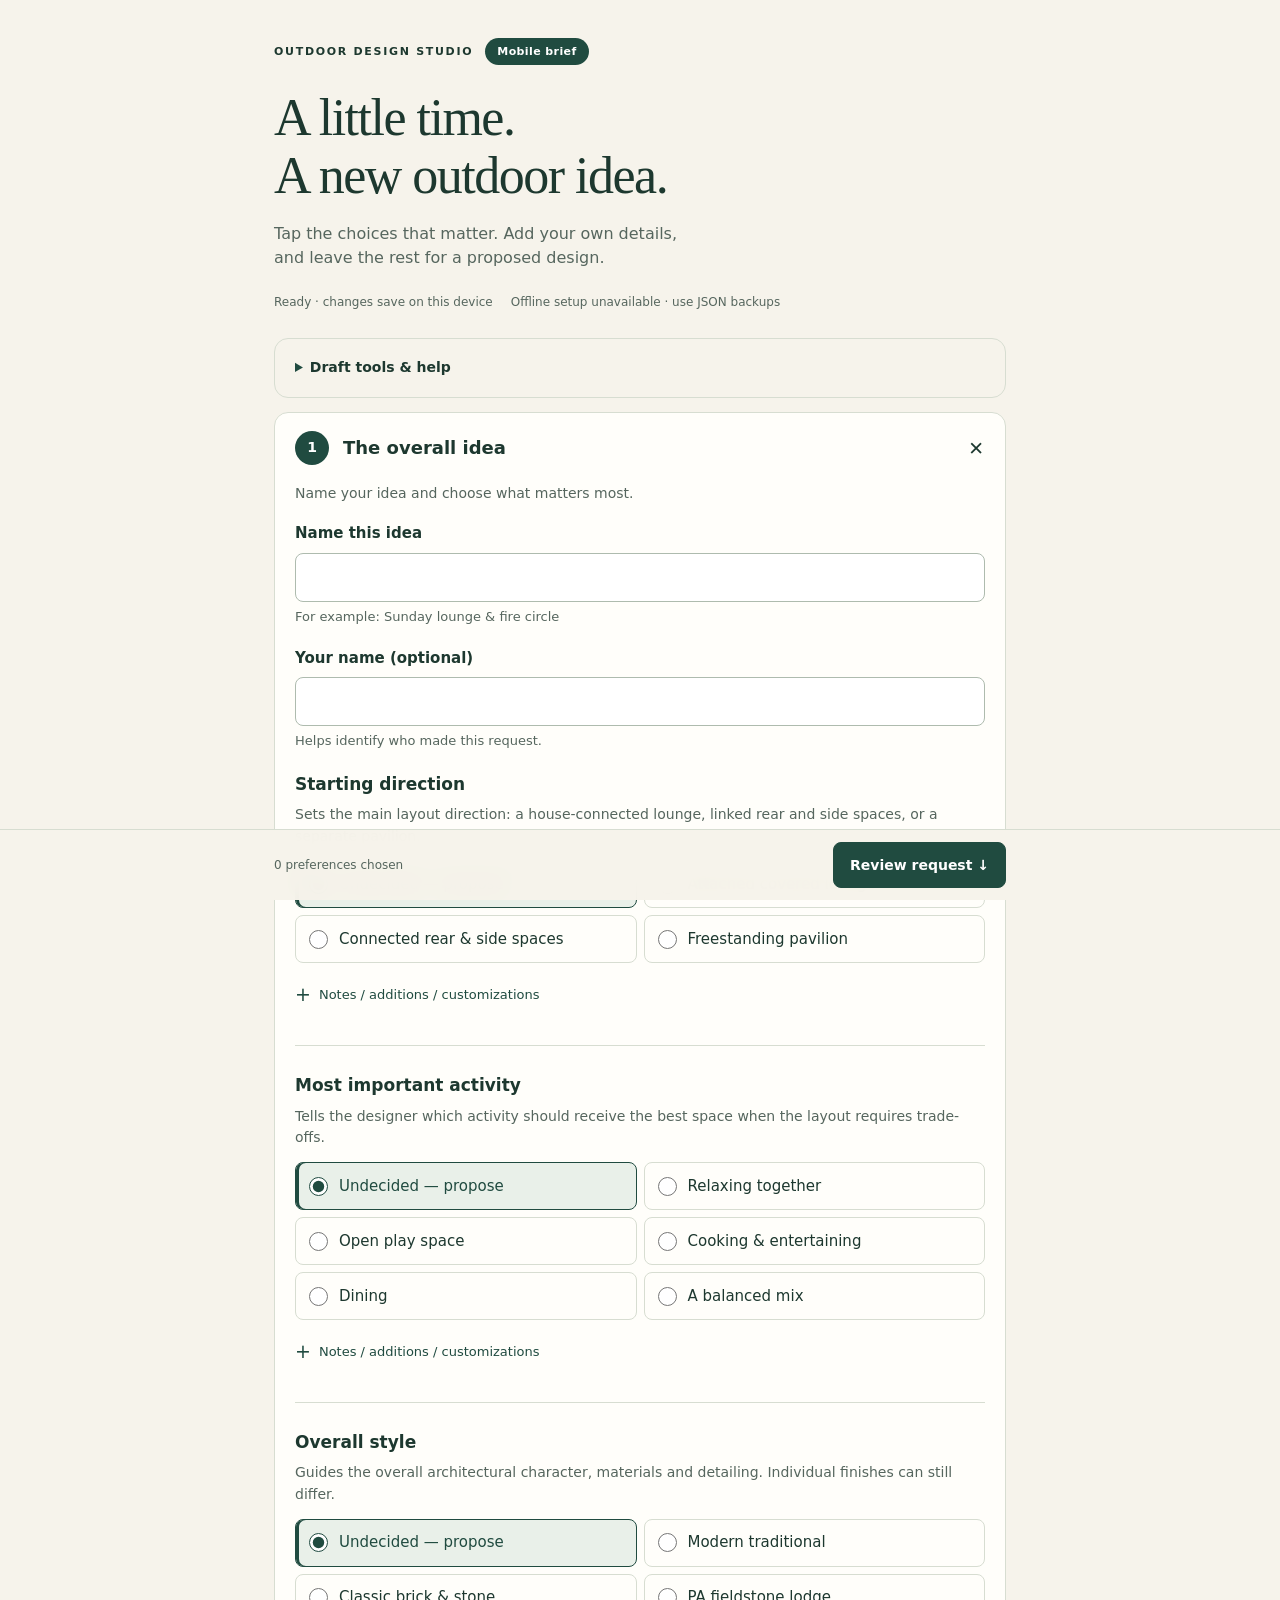
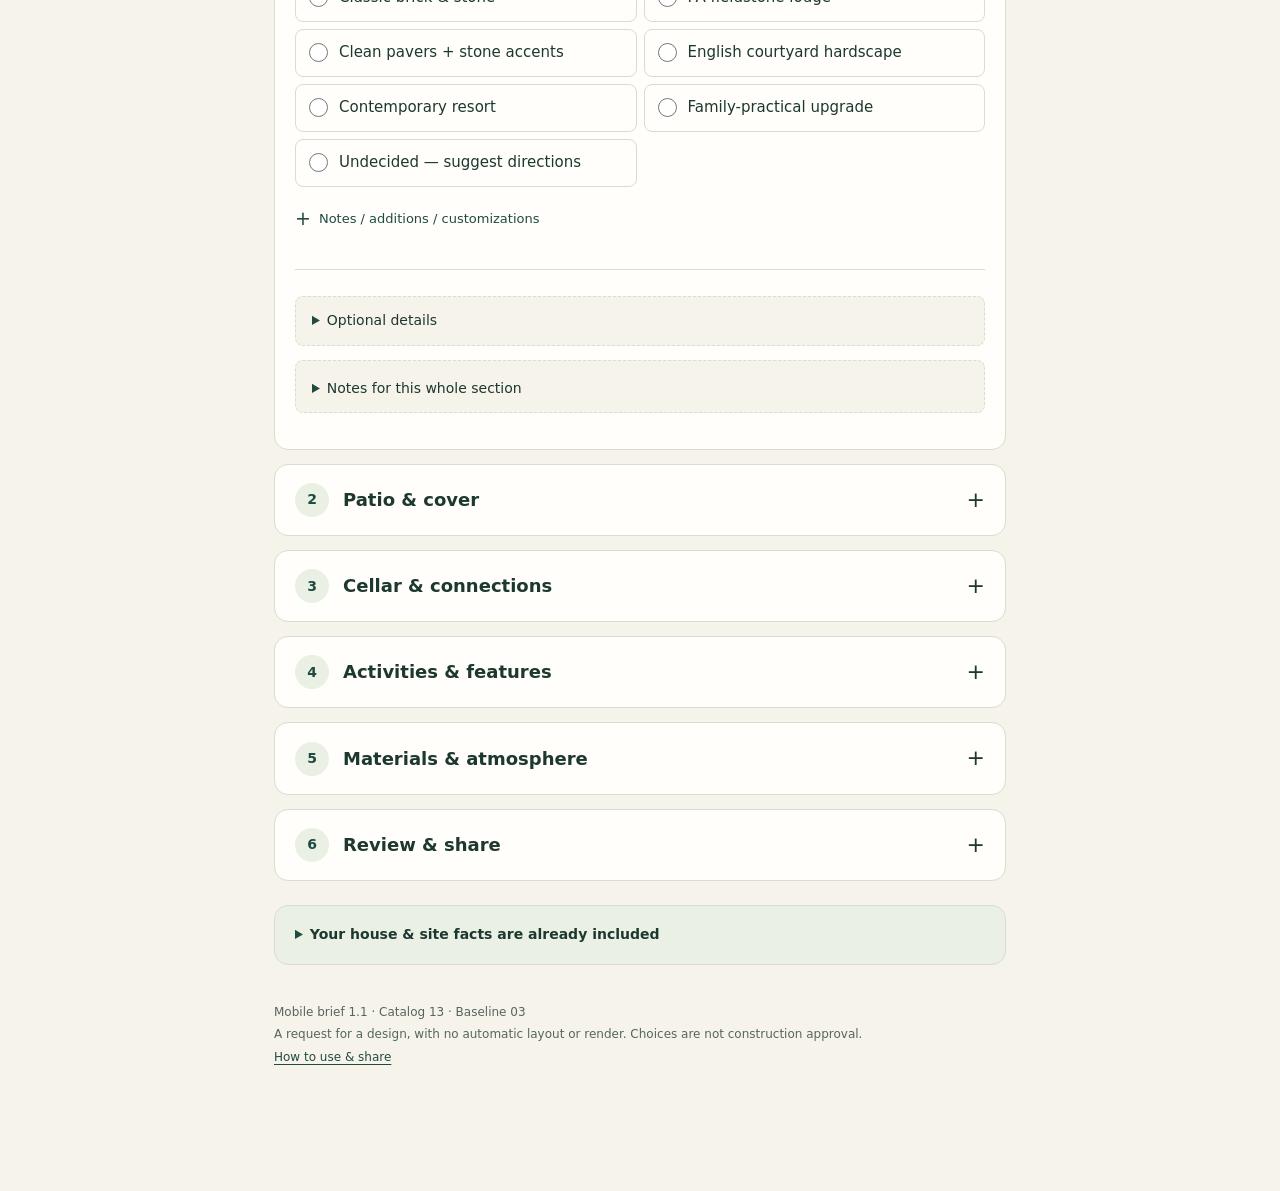
<file: index.html>
<!doctype html>
<html lang="en"><head><meta charset="utf-8"><meta name="viewport" content="width=device-width,initial-scale=1"><meta name="theme-color" content="#204b40"><meta name="description" content="A simple outdoor design brief. Choose what matters, save your ideas and share a scenario request."><title>Outdoor ideas · Mobile brief</title><link rel="icon" href="./icon.svg" type="image/svg+xml"><link rel="apple-touch-icon" href="./icon-192.png"><link rel="manifest" href="./manifest.webmanifest"><link rel="stylesheet" href="./style.css"><script defer src="./catalog.js"></script><script defer src="./brief.js"></script><script defer src="./app.js"></script></head>
<body><a class="skip" href="#form">Skip to form</a><header><div class="eyebrow">OUTDOOR DESIGN STUDIO <span>Mobile brief</span></div><h1>A little time.<br>A new outdoor idea.</h1><p>Tap the choices that matter. Add your own details, and leave the rest for a proposed design.</p><div class="status-row"><span id="save-status" role="status">Starting your draft…</span><span id="offline-status">Checking offline availability…</span></div><button id="update-app" hidden>Update available · save & reload</button></header>
<main><noscript><p class="notice">This form needs JavaScript to save and generate your request. Open it in Safari, Chrome or another full browser.</p></noscript>
<div id="message" class="message" role="status" hidden></div>
<details class="tools"><summary>Draft tools & help</summary><div class="body"><p>Drafts stay in this browser. Download a JSON backup to move an idea to another device or send it for rendering.</p><div class="buttons"><button id="import-button" type="button">Import mobile JSON</button><button id="restore" type="button">Restore previous draft</button><button id="new-draft" type="button">Start a new idea</button></div><input id="import-file" type="file" accept=".json,application/json" hidden><p class="small">Import accepts this mobile form’s exports. Full Studio13 scenarios continue to open in the full tool. <a href="./help.html">Opening, sharing & publishing help</a></p></div></details>
<form id="form" novalidate><div id="sections"></div></form>
<details class="baseline"><summary>Your house & site facts are already included</summary><div class="body" id="baseline"></div></details>
<footer><p>Mobile brief 1.1 · Catalog 13 · Baseline 03</p><p>A request for a design, with no automatic layout or render. Choices are not construction approval.</p><a href="./help.html">How to use & share</a></footer></main>
<nav class="bottom" aria-label="Review actions"><span id="count">No preferences chosen yet</span><button class="primary" id="review-button" type="button">Review request ↓</button></nav>
<dialog id="confirm-dialog" aria-labelledby="confirm-title"><h2 id="confirm-title">Change the active draft?</h2><p id="confirm-message"></p><div class="buttons"><button id="confirm-cancel" type="button" autofocus>Keep current draft</button><button id="confirm-yes" type="button" class="primary">Continue</button></div></dialog>
</body></html>
</file>
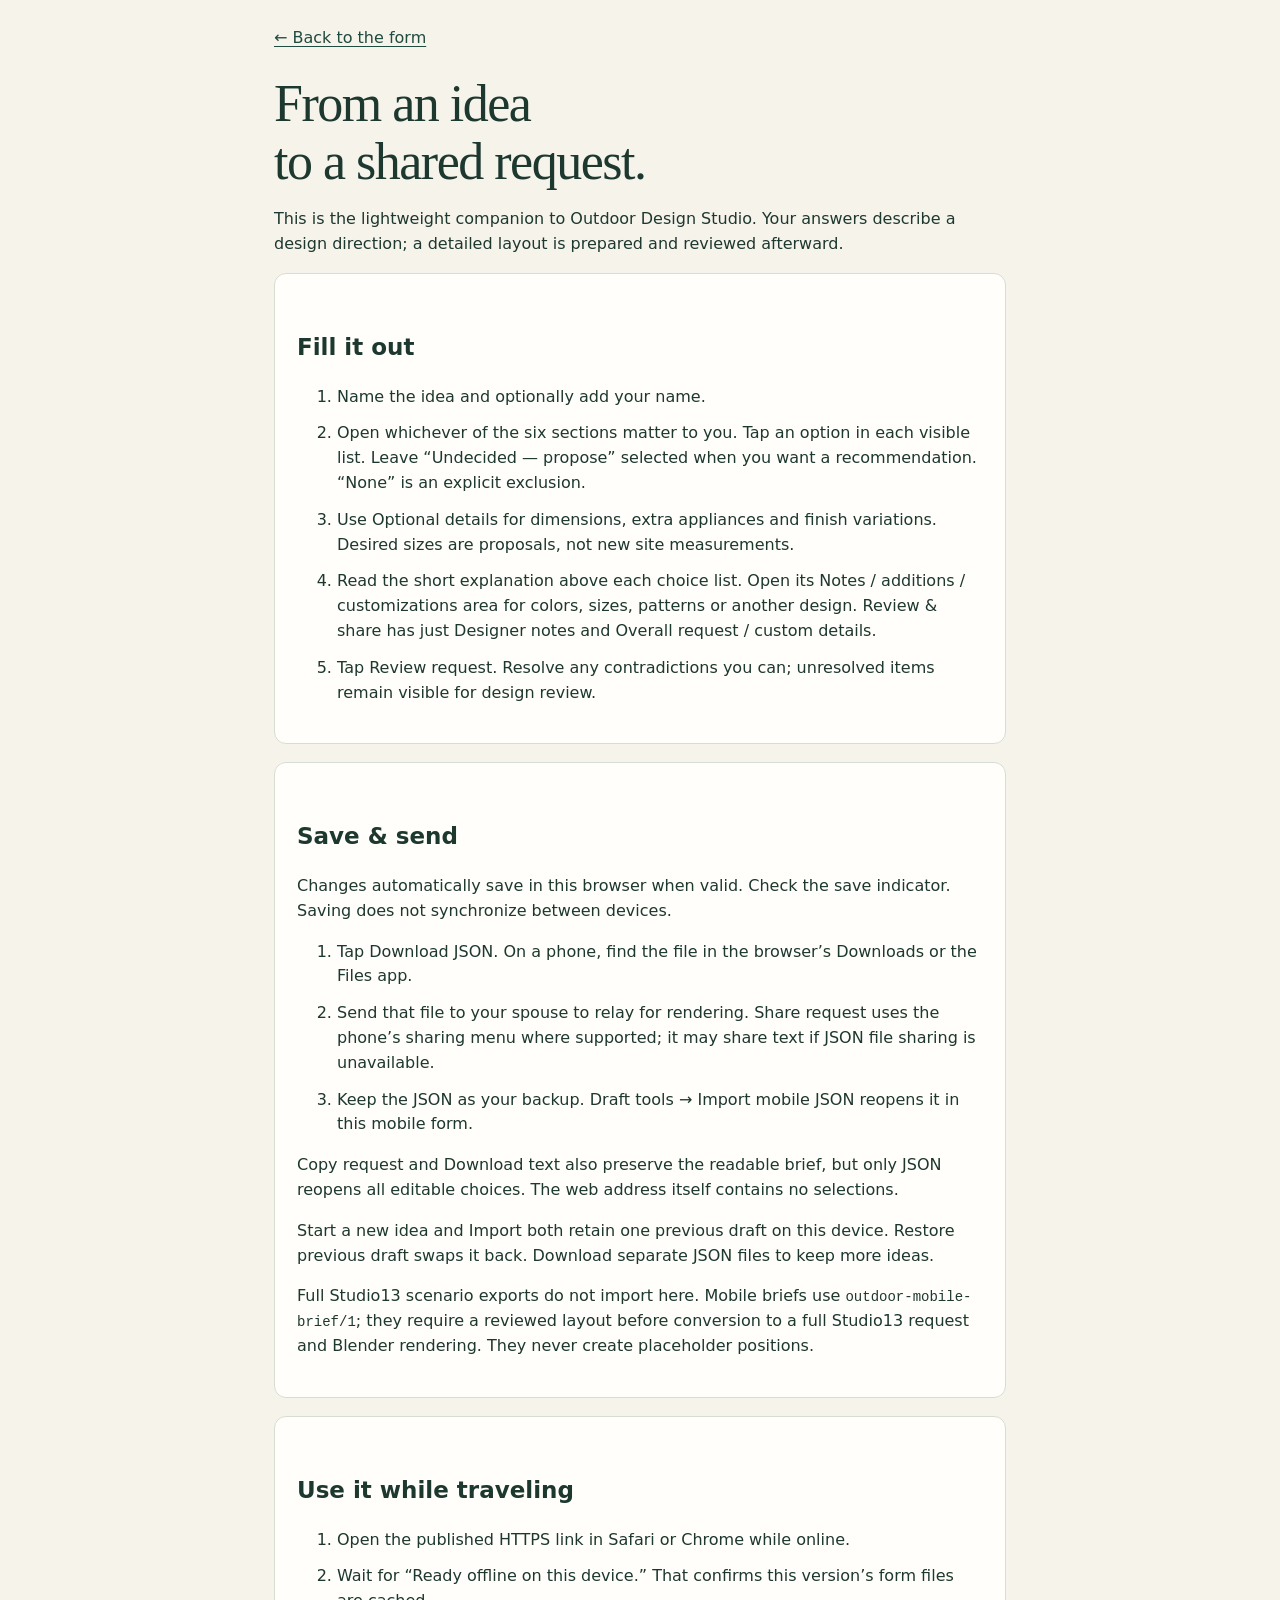
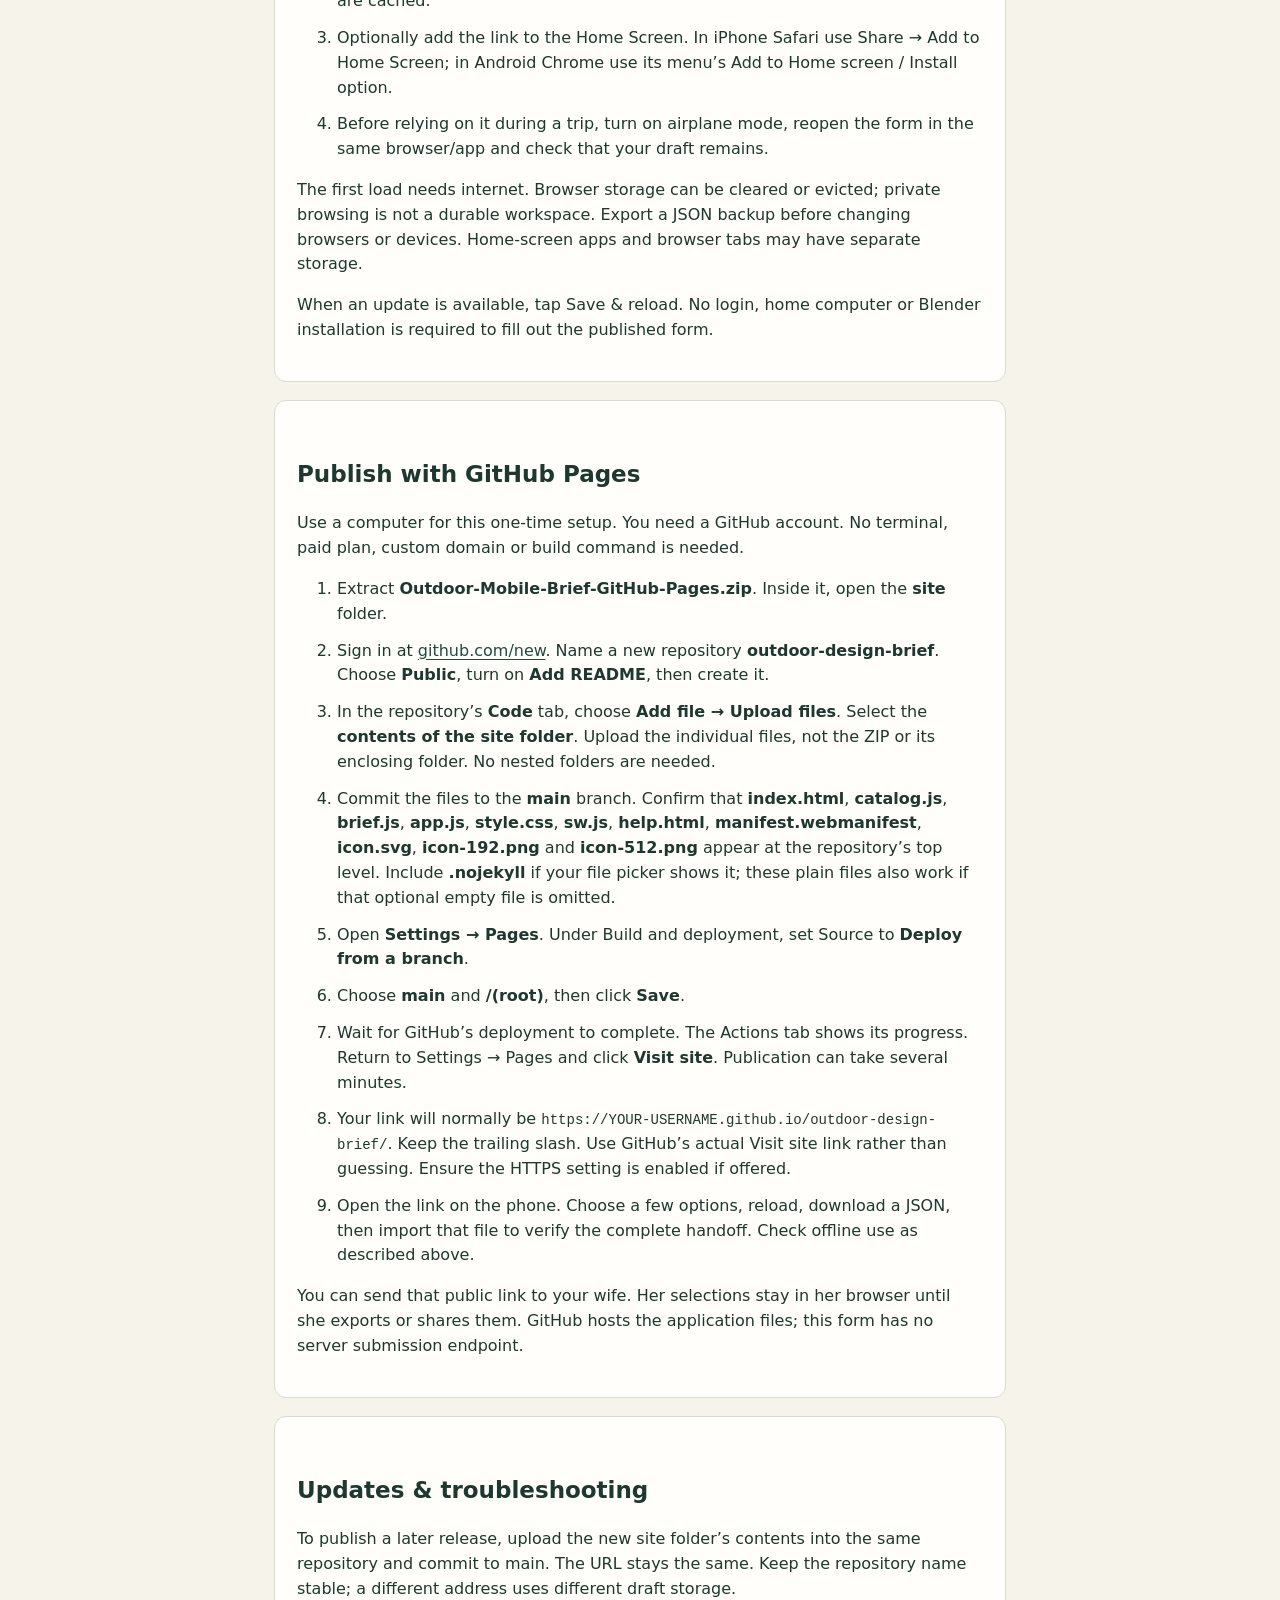
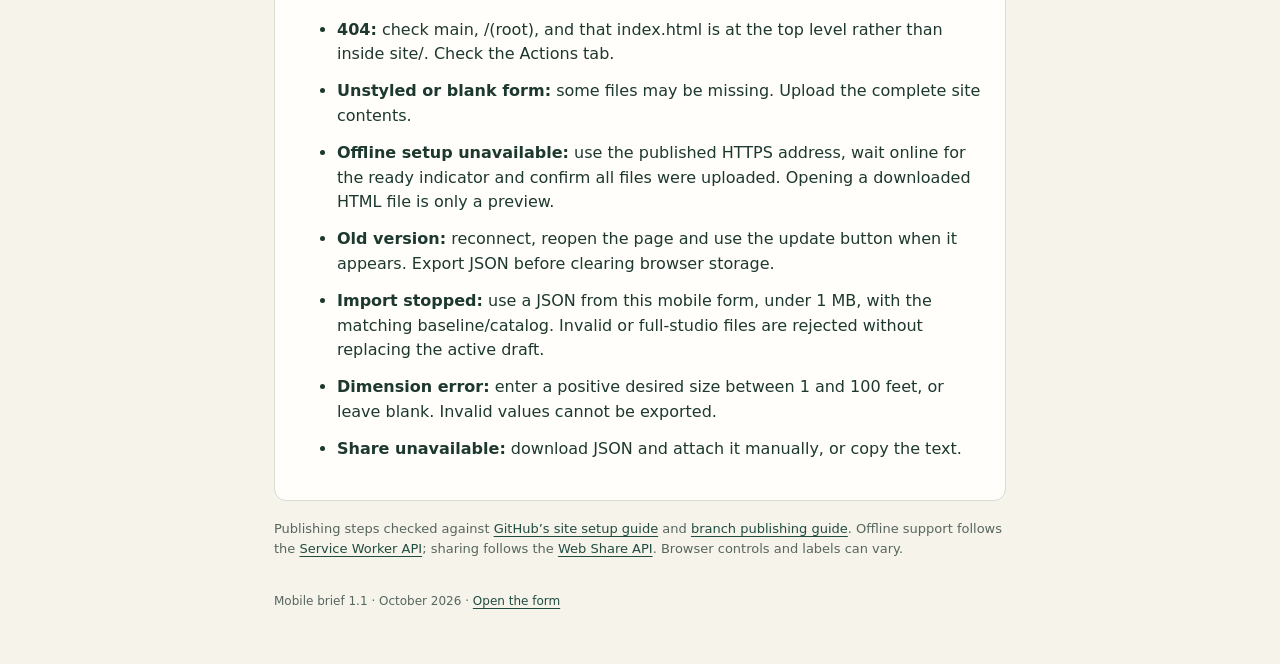
<file: help.html>
<!doctype html><html lang="en"><head><meta charset="utf-8"><meta name="viewport" content="width=device-width,initial-scale=1"><meta name="theme-color" content="#204b40"><title>Using & publishing · Outdoor brief</title><link rel="stylesheet" href="./style.css"><link rel="icon" href="./icon.svg"></head><body class="help"><main><a href="./index.html">← Back to the form</a><h1>From an idea<br>to a shared request.</h1><p>This is the lightweight companion to Outdoor Design Studio. Your answers describe a design direction; a detailed layout is prepared and reviewed afterward.</p>
<div class="card"><h2>Fill it out</h2><ol><li>Name the idea and optionally add your name.</li><li>Open whichever of the six sections matter to you. Tap an option in each visible list. Leave “Undecided — propose” selected when you want a recommendation. “None” is an explicit exclusion.</li><li>Use Optional details for dimensions, extra appliances and finish variations. Desired sizes are proposals, not new site measurements.</li><li>Read the short explanation above each choice list. Open its Notes / additions / customizations area for colors, sizes, patterns or another design. Review &amp; share has just Designer notes and Overall request / custom details.</li><li>Tap Review request. Resolve any contradictions you can; unresolved items remain visible for design review.</li></ol></div>
<div class="card"><h2>Save & send</h2><p>Changes automatically save in this browser when valid. Check the save indicator. Saving does not synchronize between devices.</p><ol><li>Tap Download JSON. On a phone, find the file in the browser’s Downloads or the Files app.</li><li>Send that file to your spouse to relay for rendering. Share request uses the phone’s sharing menu where supported; it may share text if JSON file sharing is unavailable.</li><li>Keep the JSON as your backup. Draft tools → Import mobile JSON reopens it in this mobile form.</li></ol><p>Copy request and Download text also preserve the readable brief, but only JSON reopens all editable choices. The web address itself contains no selections.</p><p>Start a new idea and Import both retain one previous draft on this device. Restore previous draft swaps it back. Download separate JSON files to keep more ideas.</p><p>Full Studio13 scenario exports do not import here. Mobile briefs use <code>outdoor-mobile-brief/1</code>; they require a reviewed layout before conversion to a full Studio13 request and Blender rendering. They never create placeholder positions.</p></div>
<div class="card"><h2>Use it while traveling</h2><ol><li>Open the published HTTPS link in Safari or Chrome while online.</li><li>Wait for “Ready offline on this device.” That confirms this version’s form files are cached.</li><li>Optionally add the link to the Home Screen. In iPhone Safari use Share → Add to Home Screen; in Android Chrome use its menu’s Add to Home screen / Install option.</li><li>Before relying on it during a trip, turn on airplane mode, reopen the form in the same browser/app and check that your draft remains.</li></ol><p>The first load needs internet. Browser storage can be cleared or evicted; private browsing is not a durable workspace. Export a JSON backup before changing browsers or devices. Home-screen apps and browser tabs may have separate storage.</p><p>When an update is available, tap Save & reload. No login, home computer or Blender installation is required to fill out the published form.</p></div>
<div class="card" id="publish"><h2>Publish with GitHub Pages</h2><p>Use a computer for this one-time setup. You need a GitHub account. No terminal, paid plan, custom domain or build command is needed.</p><ol>
<li>Extract <strong>Outdoor-Mobile-Brief-GitHub-Pages.zip</strong>. Inside it, open the <strong>site</strong> folder.</li>
<li>Sign in at <a href="https://github.com/new">github.com/new</a>. Name a new repository <strong>outdoor-design-brief</strong>. Choose <strong>Public</strong>, turn on <strong>Add README</strong>, then create it.</li>
<li>In the repository’s <strong>Code</strong> tab, choose <strong>Add file → Upload files</strong>. Select the <strong>contents of the site folder</strong>. Upload the individual files, not the ZIP or its enclosing folder. No nested folders are needed.</li>
<li>Commit the files to the <strong>main</strong> branch. Confirm that <strong>index.html</strong>, <strong>catalog.js</strong>, <strong>brief.js</strong>, <strong>app.js</strong>, <strong>style.css</strong>, <strong>sw.js</strong>, <strong>help.html</strong>, <strong>manifest.webmanifest</strong>, <strong>icon.svg</strong>, <strong>icon-192.png</strong> and <strong>icon-512.png</strong> appear at the repository’s top level. Include <strong>.nojekyll</strong> if your file picker shows it; these plain files also work if that optional empty file is omitted.</li>
<li>Open <strong>Settings → Pages</strong>. Under Build and deployment, set Source to <strong>Deploy from a branch</strong>.</li>
<li>Choose <strong>main</strong> and <strong>/(root)</strong>, then click <strong>Save</strong>.</li>
<li>Wait for GitHub’s deployment to complete. The Actions tab shows its progress. Return to Settings → Pages and click <strong>Visit site</strong>. Publication can take several minutes.</li>
<li>Your link will normally be <code>https://YOUR-USERNAME.github.io/outdoor-design-brief/</code>. Keep the trailing slash. Use GitHub’s actual Visit site link rather than guessing. Ensure the HTTPS setting is enabled if offered.</li>
<li>Open the link on the phone. Choose a few options, reload, download a JSON, then import that file to verify the complete handoff. Check offline use as described above.</li>
</ol><p>You can send that public link to your wife. Her selections stay in her browser until she exports or shares them. GitHub hosts the application files; this form has no server submission endpoint.</p></div>
<div class="card"><h2>Updates & troubleshooting</h2><p>To publish a later release, upload the new site folder’s contents into the same repository and commit to main. The URL stays the same. Keep the repository name stable; a different address uses different draft storage.</p><ul><li><strong>404:</strong> check main, /(root), and that index.html is at the top level rather than inside site/. Check the Actions tab.</li><li><strong>Unstyled or blank form:</strong> some files may be missing. Upload the complete site contents.</li><li><strong>Offline setup unavailable:</strong> use the published HTTPS address, wait online for the ready indicator and confirm all files were uploaded. Opening a downloaded HTML file is only a preview.</li><li><strong>Old version:</strong> reconnect, reopen the page and use the update button when it appears. Export JSON before clearing browser storage.</li><li><strong>Import stopped:</strong> use a JSON from this mobile form, under 1 MB, with the matching baseline/catalog. Invalid or full-studio files are rejected without replacing the active draft.</li><li><strong>Dimension error:</strong> enter a positive desired size between 1 and 100 feet, or leave blank. Invalid values cannot be exported.</li><li><strong>Share unavailable:</strong> download JSON and attach it manually, or copy the text.</li></ul></div>
<p class="small">Publishing steps checked against <a href="https://docs.github.com/en/pages/getting-started-with-github-pages/creating-a-github-pages-site">GitHub’s site setup guide</a> and <a href="https://docs.github.com/en/pages/getting-started-with-github-pages/configuring-a-publishing-source-for-your-github-pages-site">branch publishing guide</a>. Offline support follows the <a href="https://developer.mozilla.org/en-US/docs/Web/API/Service_Worker_API">Service Worker API</a>; sharing follows the <a href="https://developer.mozilla.org/en-US/docs/Web/API/Navigator/share">Web Share API</a>. Browser controls and labels can vary.</p><footer>Mobile brief 1.1 · October 2026 · <a href="./index.html">Open the form</a></footer></main></body></html>
</file>
<file: style.css>
:root{color-scheme:light;--ink:#1d382f;--muted:#56665e;--paper:#f6f3eb;--line:#d7ddd1;--green:#204b40;--soft:#eaf0e4;--gold:#dcae68;font-family:system-ui,-apple-system,BlinkMacSystemFont,"Segoe UI",sans-serif;color:var(--ink);background:var(--paper)}*{box-sizing:border-box}body{margin:0;font-size:16px;line-height:1.55}header,main{max-width:780px;margin:auto;padding:24px}header{padding-top:38px;padding-bottom:26px}h1{font-family:Georgia,serif;font-weight:500;letter-spacing:-1.5px;font-size:clamp(36px,7vw,52px);line-height:1.12;margin:24px 0 16px}header p{max-width:40ch;color:var(--muted)}.eyebrow{font-size:11px;letter-spacing:1.7px;font-weight:750;display:flex;align-items:center;gap:12px;flex-wrap:wrap}.eyebrow span{background:var(--green);color:white;border-radius:20px;padding:5px 12px;font-size:11px;letter-spacing:.4px}.status-row{display:flex;flex-wrap:wrap;gap:8px 18px;font-size:12px;color:var(--muted);margin:22px 0 0}main{padding-top:0}details{margin-bottom:14px;border:1px solid var(--line);border-radius:14px;background:#fffefa;overflow:clip}summary{cursor:pointer;min-height:58px;display:list-item;padding:18px 20px;font-weight:650}summary::marker{color:var(--green)}details.section>summary{list-style:none;display:flex;gap:14px;align-items:center}details.section>summary::-webkit-details-marker{display:none}.number{display:grid;place-items:center;flex-shrink:0;width:34px;height:34px;background:var(--soft);color:var(--green);border-radius:50%;font-size:14px}.section[open] .number{background:var(--green);color:white}.section>summary .title{flex:1;font-size:18px}.chevron{font-size:22px;font-weight:400}.section[open] .chevron{transform:rotate(45deg)}.body{padding:0 20px 22px}.hint{margin:0 0 18px;color:var(--muted);font-size:14px}.field{display:block;margin:0 0 20px}.field label{display:block;font-size:15px;font-weight:650;margin-bottom:7px}.field small{display:block;color:var(--muted);font-size:13px;line-height:1.45;margin-top:6px}input,select,textarea{font:inherit;font-size:16px;color:var(--ink);background:white;border:1px solid #aebbae;border-radius:8px;width:100%;min-height:49px;padding:11px 12px}select{padding-right:28px}textarea{resize:vertical;min-height:96px}input:focus,select:focus,textarea:focus{border-color:var(--green)}:focus-visible{outline:3px solid #ad7134;outline-offset:3px}.pair{display:grid;grid-template-columns:1fr 1fr;gap:16px}.pair .field{min-width:0}button{font:inherit;font-weight:600;font-size:14px;min-height:46px;border:1px solid #9bad9f;border-radius:8px;padding:10px 16px;background:#fffefa;color:var(--green);cursor:pointer}.primary{background:var(--green);border-color:var(--green);color:white}button:hover{filter:brightness(.96)}button:disabled{opacity:.5;cursor:default}.buttons{display:flex;gap:10px;flex-wrap:wrap}.extra{border-radius:8px;border-style:dashed;background:var(--paper)}.extra>summary{font-weight:500;font-size:14px;padding:13px 16px;min-height:46px}.extra>.body{padding:5px 16px 4px}.tools{background:transparent}.tools summary{font-size:14px}.tools p{font-size:14px}.small{font-size:13px;color:var(--muted)}.section-notes{padding-top:4px;border-top:1px solid var(--line)}.section-notes label{margin-top:14px}.notice,.message{background:var(--soft);border-left:4px solid var(--green);padding:14px 16px;border-radius:5px;font-size:14px;margin:0 0 18px}.message.error{background:#fff0df;border-left-color:#98571d}.issues{padding-left:20px;font-size:14px}.issues li{margin-bottom:9px}#preview{min-height:260px;font-size:14px;line-height:1.55;background:var(--paper)}.bottom{position:sticky;bottom:0;background:rgba(246,243,235,.97);backdrop-filter:blur(10px);border-top:1px solid var(--line);padding:12px max(20px,calc((100% - 732px)/2));padding-bottom:max(12px,env(safe-area-inset-bottom));display:flex;align-items:center;justify-content:space-between;gap:12px;z-index:2}.bottom span{font-size:12px;color:var(--muted)}.bottom button{white-space:nowrap}.baseline{background:var(--soft);margin-top:24px}.baseline summary{font-size:14px}.baseline ul{padding-left:18px;font-size:13px}.baseline h3{font-size:14px}footer{padding:20px 0 30px;font-size:12px;color:var(--muted)}a{color:var(--green);text-underline-offset:3px}footer p{margin:4px 0}.skip{position:absolute;top:-60px;background:white;padding:12px;z-index:10}.skip:focus{top:0}[hidden]{display:none!important}.pending{font-size:12px;color:var(--muted);margin-top:10px}#review .body>p{font-size:14px}#update-app{margin-top:12px}body.help main{padding-top:26px}.help h2{font-size:23px;margin-top:34px}.help li{margin:12px 0}.help code{overflow-wrap:anywhere;font-size:14px}.help .card{border:1px solid var(--line);border-radius:12px;padding:22px;background:#fffefa;margin-bottom:18px}@media(max-width:480px){header,main{padding-left:18px;padding-right:18px}.body{padding-left:16px;padding-right:16px}summary{padding:16px}.pair{grid-template-columns:1fr;gap:0}.section>summary .title{font-size:17px}.bottom{padding-left:18px;padding-right:18px}.buttons button{flex:1 1 140px}.eyebrow{font-size:10px;gap:8px}h1{letter-spacing:-1px}}@media print{.bottom,.tools,button,header .status-row{display:none}.section{break-inside:avoid}textarea{height:auto}body{background:white}}

dialog{max-width:min(480px,calc(100vw - 32px));border:1px solid var(--line);border-radius:16px;padding:24px;background:var(--paper);color:var(--ink)}dialog::backdrop{background:rgba(17,39,31,.45)}dialog h2{font-size:20px;margin-top:0}dialog p{font-size:15px}
fieldset.selection{border:0;border-bottom:1px solid var(--line);padding:0 0 26px;margin:12px 0 26px;min-width:0}
.selection legend{font-weight:650;font-size:17px;padding:0;max-width:100%}
.description{font-size:14px;color:var(--muted);line-height:1.55;margin:7px 0 13px}
.options{display:grid;grid-template-columns:1fr;gap:7px}
.selection .option{display:flex;align-items:center;gap:11px;min-height:48px;border:1px solid var(--line);border-radius:8px;padding:11px 13px;margin:0;background:#fffefa;font-size:15px;font-weight:400;cursor:pointer;line-height:1.4}
.option input[type=radio]{width:19px;height:19px;min-height:0;padding:0;margin:0;flex:0 0 19px;accent-color:var(--green)}
.option span{overflow-wrap:anywhere}
.option:has(input:checked){border-color:var(--green);background:#e9f0e9;color:var(--green);box-shadow:inset 3px 0 var(--green)}
.option:has(input:focus-visible){outline:3px solid #c4873e;outline-offset:2px}
.customization{margin:12px 0 0;border:0;background:transparent;box-shadow:none}
.customization>summary{display:flex;gap:8px;justify-content:space-between;padding:10px 0;min-height:44px;font-size:13px;color:var(--green);font-weight:500}
.customization>summary::before{content:'+';font-size:19px;line-height:1;flex:0 0 auto}
.customization[open]>summary::before{content:'−'}
.customization>summary>span:first-child{flex:1}
.note-status{font-size:11px;font-weight:650;align-self:center}
.custom-body{padding:6px 0 0}.custom-body .field{margin-bottom:0}.custom-body label{font-size:13px}.custom-body textarea{min-height:100px}
.section-notes{border-top:1px dashed var(--line)}
@media(min-width:620px){.options{grid-template-columns:repeat(2,minmax(0,1fr))}}
</file>
